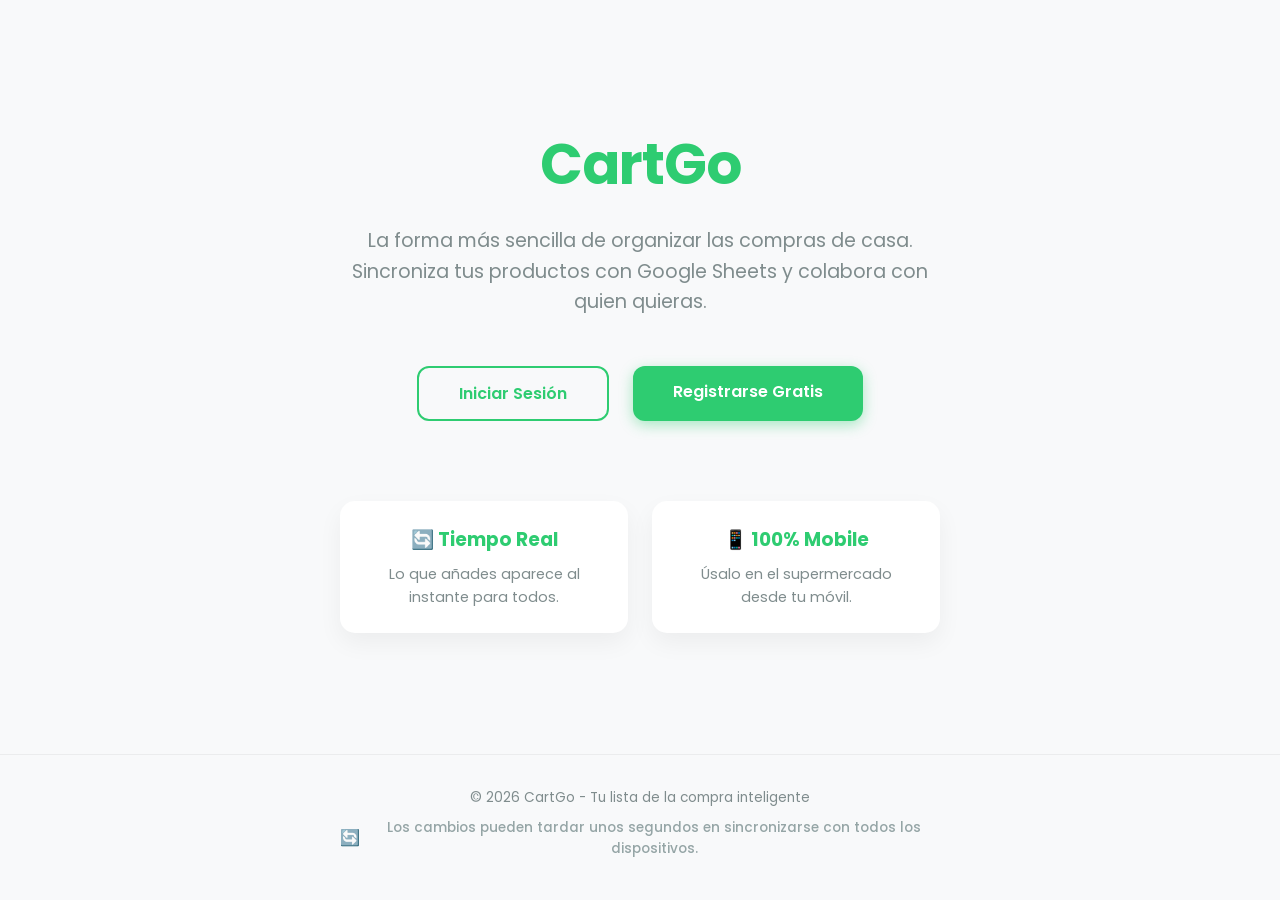
<file: index.html>
<!DOCTYPE html>
<html lang="es">
<head>
    <meta charset="UTF-8">
    <meta name="viewport" content="width=device-width, initial-scale=1.0">
    <title>CartGo | Tu Lista Compartida</title>
    <link href="https://fonts.googleapis.com/css2?family=Poppins:wght@400;600;700&display=swap" rel="stylesheet">
    <link rel="stylesheet" href="style.css">
    <link rel="apple-touch-icon" sizes="180x180" href="favicon/apple-touch-icon.png">
    <link rel="icon" type="image/png" sizes="32x32" href="favicon/favicon-32x32.png">
    <link rel="icon" type="image/png" sizes="16x16" href="favicon/favicon-16x16.png">
    <link rel="manifest" href="favicon/site.webmanifest">
</head>
<body>

    <main class="container">
        <section class="hero">
            <h1>CartGo</h1>
            <p class="hero-text">
                La forma más sencilla de organizar las compras de casa. 
                Sincroniza tus productos con Google Sheets y colabora con quien quieras.
            </p>
            
            <div class="btn-group">
                <a href="/login/" class="btn btn-outline">Iniciar Sesión</a>
                <a href="/register/" class="btn btn-primary">Registrarse Gratis</a>
            </div>
        </section>

        <section class="features-grid">
            <div class="feature-item">
                <h3>🔄 Tiempo Real</h3>
                <p>Lo que añades aparece al instante para todos.</p>
            </div>
            <div class="feature-item">
                <h3>📱 100% Mobile</h3>
                <p>Úsalo en el supermercado desde tu móvil.</p>
            </div>
        </section>
    </main>
    <footer class="main-footer">
        <div class="footer-content">
            <p>© 2026 CartGo - Tu lista de la compra inteligente</p>
            <p class="sync-notice">
                <span class="sync-icon">🔄</span> 
                Los cambios pueden tardar unos segundos en sincronizarse con todos los dispositivos.
            </p>
        </div>
    </footer>
    <script>
        const user = localStorage.getItem('userEmail');

        if (user){
            window.location.href = "/dashboard"
        }
    </script>
</body>
</html>
</file>
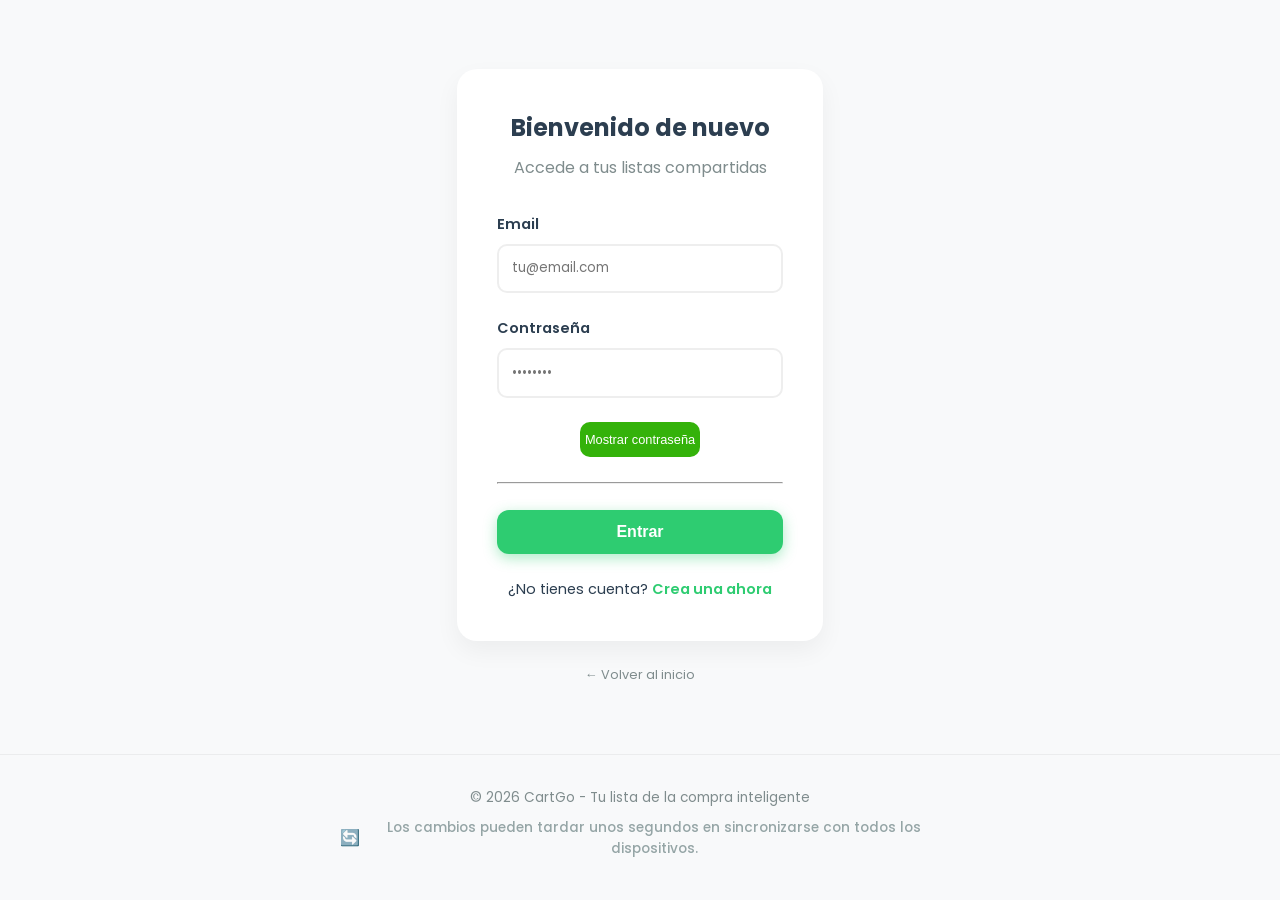
<file: dashboard/index.html>
<!DOCTYPE html>
<html lang="es">
<head>
    <meta charset="UTF-8">
    <meta name="viewport" content="width=device-width, initial-scale=1.0">
    <title>Mis Listas | CartGo</title>
    <link href="https://fonts.googleapis.com/css2?family=Poppins:wght@400;600;700&display=swap" rel="stylesheet">
    <link rel="stylesheet" href="../style.css">
    <link rel="apple-touch-icon" sizes="180x180" href="../favicon/apple-touch-icon.png">
    <link rel="icon" type="image/png" sizes="32x32" href="../favicon/favicon-32x32.png">
    <link rel="icon" type="image/png" sizes="16x16" href="../favicon/favicon-16x16.png">
    <link rel="manifest" href="../favicon/site.webmanifest">
    <style>
        .navbar {
            width: 100%; background: white; padding: 1rem 2rem;
            display: flex; justify-content: space-between; align-items: center;
            position: fixed; top: 0; left: 0; box-shadow: var(--shadow); z-index: 1000;
        }
        .grid-listas {
            display: grid; grid-template-columns: repeat(auto-fill, minmax(300px, 1fr));
            gap: 1.5rem; width: 100%; margin-top: 2rem;
        }
        .card-lista {
            background: white; padding: 1.5rem; border-radius: 20px;
            box-shadow: var(--shadow); transition: var(--transition);
            border: 1px solid #eee; display: flex; flex-direction: column; justify-content: space-between;
        }
        .card-lista:hover { transform: translateY(-5px); box-shadow: 0 12px 30px rgba(0,0,0,0.1); }
        .badge { font-size: 0.7rem; padding: 4px 10px; border-radius: 50px; font-weight: 700; text-transform: uppercase; }
        .badge-owner { background: #e8f8f0; color: #27ae60; }
        .badge-guest { background: #e3f2fd; color: #3498db; }
        .card-actions { display: flex; gap: 10px; margin-top: 1.5rem; }
        .btn-sm { padding: 0.6rem 1.2rem; font-size: 0.85rem; flex: 1; }
        .btn-delete { background: #fff0f0; color: #ff7675; border: 1px solid #ff7675; }
        .btn-exit { background: #f8f9fa; color: #666; border: 1px solid #ddd; }
    </style>
</head>
<body>

    <nav class="navbar">
        <div style="font-weight: 700; color: var(--primary); font-size: 1.5rem;">CartGo</div>
        <div style="display: flex; align-items: center; gap: 15px;">
            <span id="displayUser" style="font-weight: 600;">Cargando...</span>
            <a href="#" onclick="logout()" style="color: #ff7675; text-decoration: none; font-size: 0.8rem; font-weight: 700;">SALIR</a>
        </div>
    </nav>

    <main class="container" style="margin-top: 100px; align-items: flex-start;">
        <header style="width: 100%; display: flex; justify-content: space-between; align-items: center; flex-wrap: wrap; gap: 1rem;">
            <div>
                <h1 style="text-align: left; margin: 0;">Mis Listas</h1>
                <p style="color: var(--text-muted);">Organiza y comparte tus compras.</p>
            </div>
            <button class="btn btn-primary" onclick="crearNuevaLista()">+ Crear Nueva Lista</button>
        </header>

        <div class="grid-listas" id="gridListas">
            <div style="grid-column: 1/-1; text-align: center; padding: 3rem; color: #999;">Cargando tus listas...</div>
        </div>
    </main>

    <footer class="main-footer">
        <div class="footer-content">
            <p>© 2026 CartGo - Tu lista de la compra inteligente</p>
            <p style="color:#95a5a6; font-size:0.8rem;">🔄 Los cambios pueden tardar unos segundos en sincronizarse.</p>
        </div>
    </footer>

    <script>
        const WEB_APP_URL = "https://script.google.com/macros/s/AKfycbzgT7fMgUJezpZlKU060N3p0SqLDEQKPByZG94a2-GIna7xIWkbCa0sJy3T3JWGw4Wq/exec";
        const userEmail = localStorage.getItem('userEmail');
        const userName = localStorage.getItem('userName');

        if (!userEmail) window.location.href = '../login/';
        document.getElementById('displayUser').innerText = userName;

        async function cargarListas() {
            try {
                const response = await fetch(WEB_APP_URL, {
                    method: 'POST',
                    body: JSON.stringify({ action: "getLists", email: userEmail })
                });
                const data = await response.json();
                const grid = document.getElementById('gridListas');
                grid.innerHTML = "";

                if (data.listas && data.listas.length > 0) {
                    data.listas.forEach(lista => {
                        const card = document.createElement('div');
                        card.className = 'card-lista';
                        const badgeClass = lista.isOwner ? 'badge-owner' : 'badge-guest';
                        const badgeText = lista.isOwner ? 'Dueño' : 'Invitado';

                        card.innerHTML = `
                            <div>
                                <span class="badge ${badgeClass}">${badgeText}</span>
                                <h3 style="margin:0.5rem 0; font-size:1.4rem;">${lista.nombre}</h3>
                            </div>
                            <div class="card-actions">
                                <button onclick="abrirLista('${lista.id}', '${lista.nombre}', ${lista.isOwner})" class="btn btn-primary btn-sm">Abrir</button>
                                ${lista.isOwner 
                                    ? `<button onclick="eliminarLista('${lista.id}')" class="btn btn-sm btn-delete">Eliminar</button>` 
                                    : `<button onclick="salirDeLista('${lista.id}')" class="btn btn-sm btn-exit">Salirse</button>`}
                            </div>
                        `;
                        grid.appendChild(card);
                    });
                } else {
                    grid.innerHTML = `<div style="grid-column:1/-1; text-align:center; padding:3rem; color:#999;">No tienes listas aún.</div>`;
                }
            } catch (e) { console.error(e); }
        }

        async function crearNuevaLista() {
            const nombre = prompt("Nombre de la lista:");
            if (!nombre) return;
            await fetch(WEB_APP_URL, {
                method: 'POST',
                body: JSON.stringify({ action: "createList", nombre_lista: nombre, owner_email: userEmail })
            });
            cargarListas();
        }

        async function eliminarLista(id) {
            if (!confirm("¿Borrar lista permanentemente?")) return;
            await fetch(WEB_APP_URL, {
                method: 'POST',
                body: JSON.stringify({ action: "deleteList", idLista: id, email: userEmail })
            });
            cargarListas();
        }

        async function salirDeLista(id) {
            if (!confirm("¿Seguro que quieres salirte de esta lista?")) return;
            await fetch(WEB_APP_URL, {
                method: 'POST',
                body: JSON.stringify({ action: "removeMe", idLista: id, email: userEmail })
            });
            cargarListas();
        }

        function abrirLista(id) {
            window.location.href = `../lista/?id=${id}`;
        }

        function logout() { localStorage.clear(); window.location.href = '../'; }
        cargarListas();
    </script>
</body>
</html>
</file>
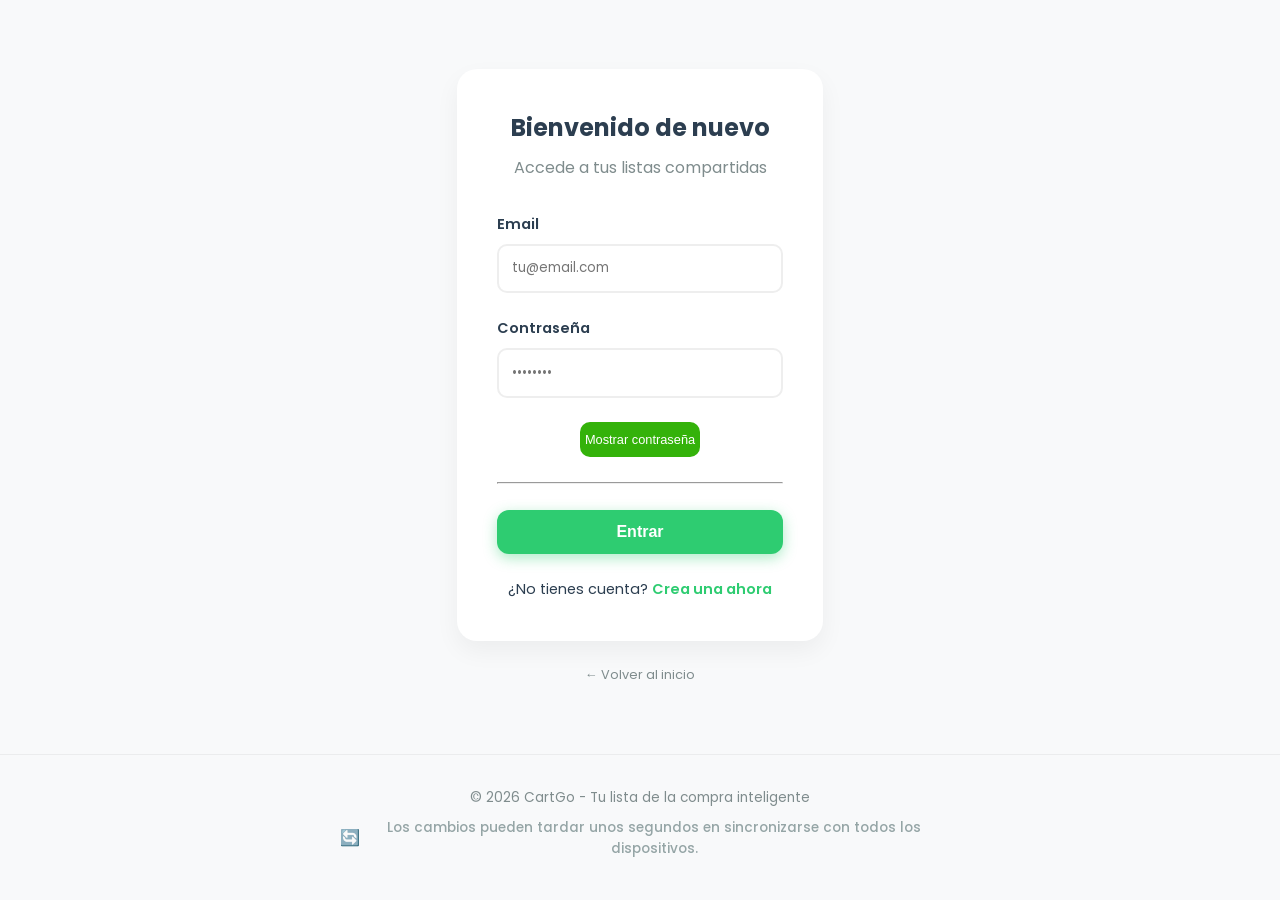
<file: lista/index.html>
<!DOCTYPE html>
<html lang="es">
<head>
    <meta charset="UTF-8">
    <meta name="viewport" content="width=device-width, initial-scale=1.0">
    <title>Lista | CartGo</title>
    <link href="https://fonts.googleapis.com/css2?family=Poppins:wght@400;600;700&display=swap" rel="stylesheet">
    <link rel="stylesheet" href="../style.css">
    <link rel="apple-touch-icon" sizes="180x180" href="../favicon/apple-touch-icon.png">
    <link rel="icon" type="image/png" sizes="32x32" href="../favicon/favicon-32x32.png">
    <link rel="icon" type="image/png" sizes="16x16" href="../favicon/favicon-16x16.png">
    <link rel="manifest" href="../favicon/site.webmanifest">
    <style>
        .nav-lista { background: white; padding: 1rem 2rem; display: flex; justify-content: space-between; align-items: center; box-shadow: var(--shadow); position: sticky; top: 0; z-index: 100; }
        .btn-back { background: #f0f0f0; color: #333; padding: 0.6rem 1.2rem; border-radius: 10px; text-decoration: none; font-weight: 600; font-size: 0.8rem; }
        .section-title { margin: 2rem 0 1rem; font-size: 1.1rem; font-weight: 700; color: var(--dark); }
        .list-pendientes { border-left: 6px solid #f1c40f; margin-bottom: 2rem; }
        .list-comprados { border-left: 6px solid #2ecc71; opacity: 0.8; }
        .shopping-item { display: flex; align-items: center; justify-content: space-between; padding: 1rem; background: white; margin-bottom: 5px; border-radius: 0 10px 10px 0; box-shadow: 0 2px 5px rgba(0,0,0,0.03); }
        .comprado-texto { text-decoration: line-through; color: #95a5a6; }
        input[type="checkbox"] { transform: scale(1.4); cursor: pointer; }
        /* Contenedor principal de la lista para que no desborde */
.shopping-list {
    width: 100%;
    overflow-x: hidden; /* Evita el deslizamiento lateral */
}

/* Ajuste de cada producto */
.shopping-item {
    display: flex;
    align-items: center;
    justify-content: space-between;
    padding: 0.8rem;
    gap: 10px; /* Espacio entre elementos */
    width: 100%;
}

/* El contenedor del checkbox y el texto */
.item-content {
    display: flex;
    align-items: center;
    gap: 10px;
    flex: 1; /* Esto hace que el texto ocupe todo el espacio sobrante */
    min-width: 0; /* Truco mágico para que el texto respete el contenedor y no lo empuje */
}

/* El texto del producto propiamente dicho */
.item-content span {
    white-space: nowrap; /* Evita que el texto salte de línea si prefieres que se corte... */
    overflow: hidden; 
    text-overflow: ellipsis; /* ...y añade puntos suspensivos si es muy largo */
    font-size: 0.95rem;
}

/* Ajuste del botón eliminar para que no se encoja */
.delete-icon, .shopping-item button {
    flex-shrink: 0; /* Evita que el botón se haga pequeño en pantallas pequeñas */
    padding: 5px 10px;
    font-size: 0.8rem;
}

/* Media Query para móviles muy estrechos */
@media (max-width: 400px) {
    .nav-lista {
        padding: 0.8rem 1rem;
    }
    #tituloLista {
        font-size: 1rem;
        max-width: 150px;
        white-space: nowrap;
        overflow: hidden;
        text-overflow: ellipsis;
    }
}
    </style>
</head>
<body>

    <nav class="nav-lista">
        <div style="display:flex; align-items:center; gap:15px;">
            <a href="../dashboard/" class="btn-back">← Volver</a>
            <h2 id="tituloLista" style="margin:0; font-size: 1.2rem;">Cargando...</h2>
        </div>
        <button id="btnColab" class="btn btn-outline" style="padding:0.5rem 1rem; font-size:0.8rem;" onclick="invitarPersona()">+ Invitar</button>
    </nav>

    <main class="container" style="justify-content: flex-start; padding-top: 2rem;">
        <form id="addItemForm" style="width:100%; max-width:500px; display:flex; gap:10px; margin-bottom: 1rem;">
            <input type="text" id="itemName" class="btn" style="flex: 1; text-align: left; border: 2px solid #ddd;" placeholder="Añadir producto..." required>
            <button type="submit" id="btnAdd" class="btn btn-primary">Añadir</button>
        </form>

        <div style="width: 100%; max-width: 500px;">
            <div class="section-title">⏳ Pendientes</div>
            <div id="listaPendientes" class="shopping-list list-pendientes"></div>
            <div class="section-title">✅ Comprados</div>
            <div id="listaComprados" class="shopping-list list-comprados"></div>
        </div>
    </main>

    <footer class="main-footer">
        <div class="footer-content">
            <p style="color:#95a5a6; font-size:0.8rem; text-align:center; padding: 2rem;">🔄 Sincronizando cambios automáticamente...</p>
        </div>
    </footer>

    <script>
const urlParams = new URLSearchParams(window.location.search);
    const idLista = urlParams.get('id');
    const userEmail = localStorage.getItem('userEmail');
    const WEB_APP_URL = "https://script.google.com/macros/s/AKfycbzgT7fMgUJezpZlKU060N3p0SqLDEQKPByZG94a2-GIna7xIWkbCa0sJy3T3JWGw4Wq/exec";

    // 1. SEGURIDAD INICIAL: ¿Hay alguien logueado?
    if (!userEmail || !idLista) {
        window.location.href = '../login/';
    }

    // Variable global para el permiso real
    let soyOwnerReal = false;

    // 2. FUNCIÓN DE VALIDACIÓN DE SEGURIDAD
    async function verificarSeguridad() {
        try {
            const resp = await fetch(WEB_APP_URL, {
                method: 'POST',
                body: JSON.stringify({ 
                    action: "verifyAccess", 
                    idLista: idLista, 
                    email: userEmail 
                })
            });
            const res = await resp.json();

            if (res.status === "success") {
                // Si tiene permiso, configuramos la interfaz
                soyOwnerReal = res.isOwner;
                document.getElementById('btnColab').style.display = soyOwnerReal ? 'block' : 'none';
                
                // Una vez verificado, cargamos el nombre y los productos
                cargarNombreLista(); 
                cargarProductos();
            } else {
                // Si no tiene permiso o la lista no existe, fuera de aquí
                alert("Acceso denegado: No tienes permiso para ver esta lista.");
                window.location.href = '../dashboard/';
            }
        } catch (e) {
            alert("Error de conexión con el servidor de seguridad.");
            window.location.href = '../dashboard/';
        }
    }

    // 3. CARGAR NOMBRE (Lo sacamos del servidor, no de la URL para evitar engaños)
    async function cargarNombreLista() {
        const resp = await fetch(WEB_APP_URL, {
            method: 'POST',
            body: JSON.stringify({ action: "getLists", email: userEmail })
        });
        const data = await resp.json();
        const estaLista = data.listas.find(l => l.id === idLista);
        if (estaLista) {
            document.getElementById('tituloLista').innerText = estaLista.nombre;
        }
    }

    // Llamamos a la seguridad nada más cargar
    verificarSeguridad();
        async function cargarProductos() {
            try {
                const resp = await fetch(WEB_APP_URL, { method: 'POST', body: JSON.stringify({ action: "getProducts", idLista: idLista }) });
                const data = await resp.json();
                const contP = document.getElementById('listaPendientes');
                const contC = document.getElementById('listaComprados');
                contP.innerHTML = ""; contC.innerHTML = "";

                data.productos.forEach(prod => {
                    const html = `
<div class="shopping-item">
        <div class="item-content">
            <input type="checkbox" ${prod.comprado ? 'checked' : ''} onchange="toggleProducto(${prod.id}, ${!prod.comprado})">
            <span class="${prod.comprado ? 'comprado-texto' : ''}" title="${prod.nombre}" id="${prod.id}producto">${prod.nombre}</span>
        </div>
        <button class="delete-icon" onclick="eliminarProducto(${prod.id})">Eliminar</button>
    </div>`;
                    prod.comprado ? contC.innerHTML += html : contP.innerHTML += html;
                });
            } catch (e) {}
        }

        document.getElementById('addItemForm').addEventListener('submit', async (e) => {
            e.preventDefault();
            const input = document.getElementById('itemName');
            const val = input.value;
            input.disabled = true; input.value = "Añadiendo...";
            document.getElementById('btnAdd').disabled = true;
            await fetch(WEB_APP_URL, { method: 'POST', body: JSON.stringify({ action: "addProduct", idLista: idLista, nombre: val }) });
            input.disabled = false;
            input.value = "";
            document.getElementById('btnAdd').disabled = false;
            cargarProductos();
        });

        async function toggleProducto(id, estado) {
            await fetch(WEB_APP_URL, { method: 'POST', body: JSON.stringify({ action: "toggleProduct", idProd: id, comprado: estado }) });
            cargarProductos();
        }

        async function eliminarProducto(id) {
            if (confirm("¿Eliminar?")) {
                document.getElementById(id + "producto").textContent = "Eliminando...";
                await fetch(WEB_APP_URL, { method: 'POST', body: JSON.stringify({ action: "deleteProduct", idProd: id }) });
                cargarProductos();
            }
        }

        async function invitarPersona() {
            const email = prompt("Email del colaborador:");
            if (!email) return;
            const resp = await fetch(WEB_APP_URL, { method: 'POST', body: JSON.stringify({ action: "addCollaborator", idLista: idLista, colabEmail: email }) });
            const res = await resp.json();
            alert(res.status === "success" ? "¡Añadido!" : "Error: " + res.message);
        }

        setInterval(cargarProductos, 10000);
        cargarProductos();
    </script>
</body>
</html>
</file>
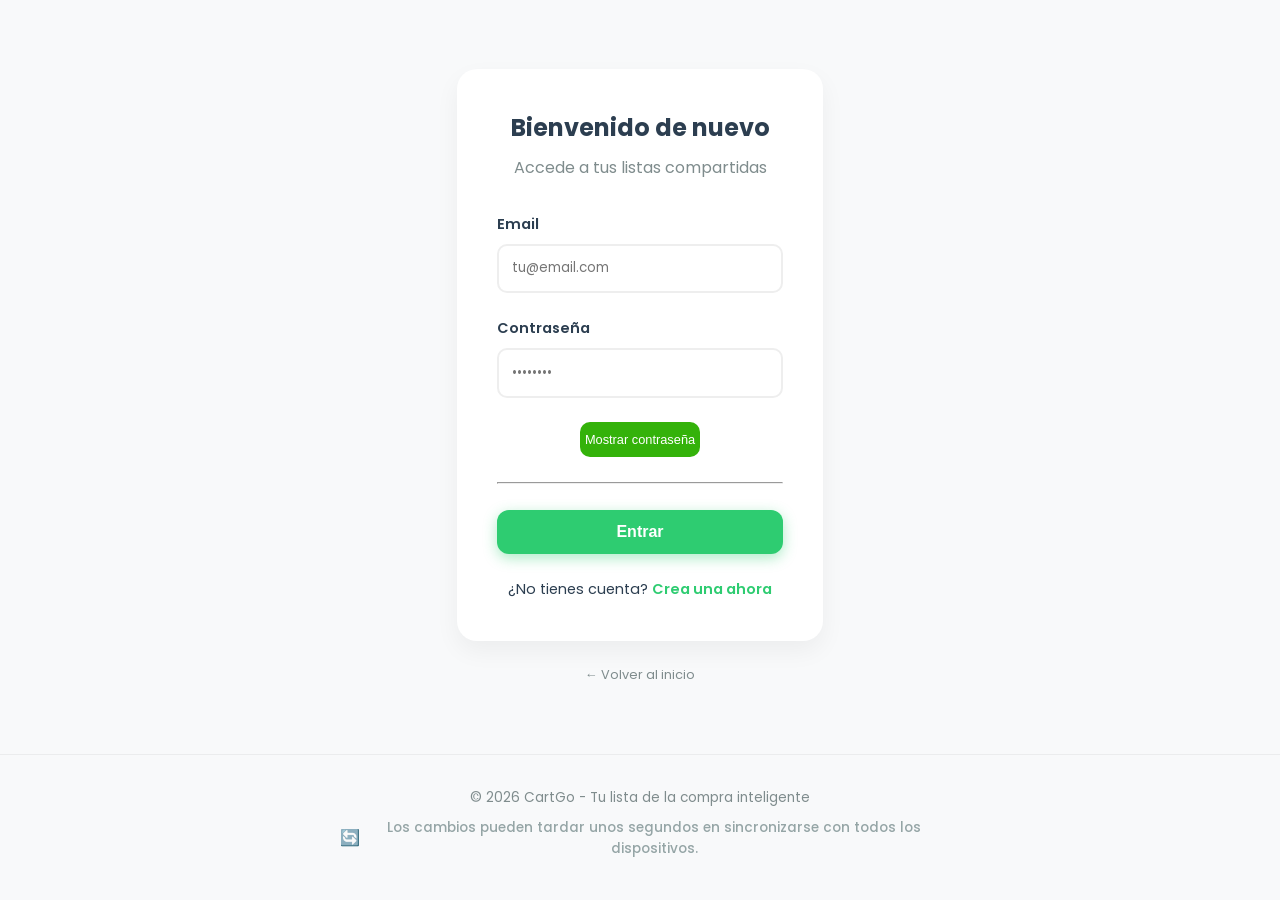
<file: login/index.html>
<!DOCTYPE html>
<html lang="es">
<head>
    <meta charset="UTF-8">
    <meta name="viewport" content="width=device-width, initial-scale=1.0">
    <title>Iniciar Sesión | CartGo</title>
    <link href="https://fonts.googleapis.com/css2?family=Poppins:wght@400;600;700&display=swap" rel="stylesheet">
    <link rel="stylesheet" href="../style.css">
        <link rel="stylesheet" href="../style.css">
    <link rel="apple-touch-icon" sizes="180x180" href="../favicon/apple-touch-icon.png">
    <link rel="icon" type="image/png" sizes="32x32" href="../favicon/favicon-32x32.png">
    <link rel="icon" type="image/png" sizes="16x16" href="../favicon/favicon-16x16.png">
    <link rel="manifest" href="../favicon/site.webmanifest">
</head>
<body>

    <main class="container">
        <div class="card">
            <h2>Bienvenido de nuevo</h2>
            <p>Accede a tus listas compartidas</p>

            <form id="loginForm">
                <div class="form-group">
                    <label>Email</label>
                    <input type="email" id="loginEmail" placeholder="tu@email.com" required>
                </div>
                <div class="form-group">
                    <label>Contraseña</label>
                    <input type="password" id="loginPassword" placeholder="••••••••" required>
                </div>
                <div style="display: block; text-align: center;">
                    <button id="btn-ver" class="btn-ver" type="button" onclick="ver()">Mostrar contraseña</button>
                    
                </div>
                <br>
                <hr><br>
                <button id="btn-entrar" type="submit" class="btn btn-primary" style="width: 100%;">Entrar</button>
            </form>

            <div class="form-footer">
                ¿No tienes cuenta? <a href="../register/">Crea una ahora</a>
            </div>
        </div>
        <a href="../" style="text-decoration: none; color: var(--text-muted); font-size: 0.8rem;">← Volver al inicio</a>
    </main>
    <footer class="main-footer">
        <div class="footer-content">
            <p>© 2026 CartGo - Tu lista de la compra inteligente</p>
            <p class="sync-notice">
                <span class="sync-icon">🔄</span> 
                Los cambios pueden tardar unos segundos en sincronizarse con todos los dispositivos.
            </p>
        </div>
    </footer>
<script>
    function ver(){
        const pass = document.getElementById('loginPassword');
        const btn = document.getElementById('btn-ver');

        if (pass.type === "password"){
            btn.textContent = "Ocultar contraseña";
            pass.type = "text";
        } else {
            btn.textContent = "Mostrar contraseña";
            pass.type = "password";
        }
    }

    const user = localStorage.getItem('userEmail');
    if (user) {
        window.location.href = "../dashboard"
    }

    const WEB_APP_URL = "https://script.google.com/macros/s/AKfycbzgT7fMgUJezpZlKU060N3p0SqLDEQKPByZG94a2-GIna7xIWkbCa0sJy3T3JWGw4Wq/exec"; // <--- PEGA TU URL AQUÍ

    document.getElementById('loginForm').addEventListener('submit', async (e) => {
        e.preventDefault();
        const btn = document.getElementById('btn-entrar');
        btn.innerText = "Verificando...";
        btn.disabled = true;
        document.getElementById('loginEmail').disabled = true;
        document.getElementById('loginPassword').disabled = true;

        const data = {
            action: "login",
            email: document.getElementById('loginEmail').value,
            password: document.getElementById('loginPassword').value
        };

        try {
            const response = await fetch(WEB_APP_URL, {
                method: 'POST',
                body: JSON.stringify(data)
            });
            const result = await response.json();

            if (result.status === "success") {
                localStorage.setItem('userName', result.nombre);
                localStorage.setItem('userEmail', data.email);
                window.location.href = '../dashboard/';
            } else {
                alert("Email o contraseña incorrectos");
            }
        } catch (error) {
            alert("Error al conectar con el sistema");
        } finally {
            btn.innerText = "Entrar";
            btn.disabled = false;
            document.getElementById('loginEmail').disabled = false;
            document.getElementById('loginPassword').disabled = false;
        }
    });
</script>
</body>
</html>
</file>
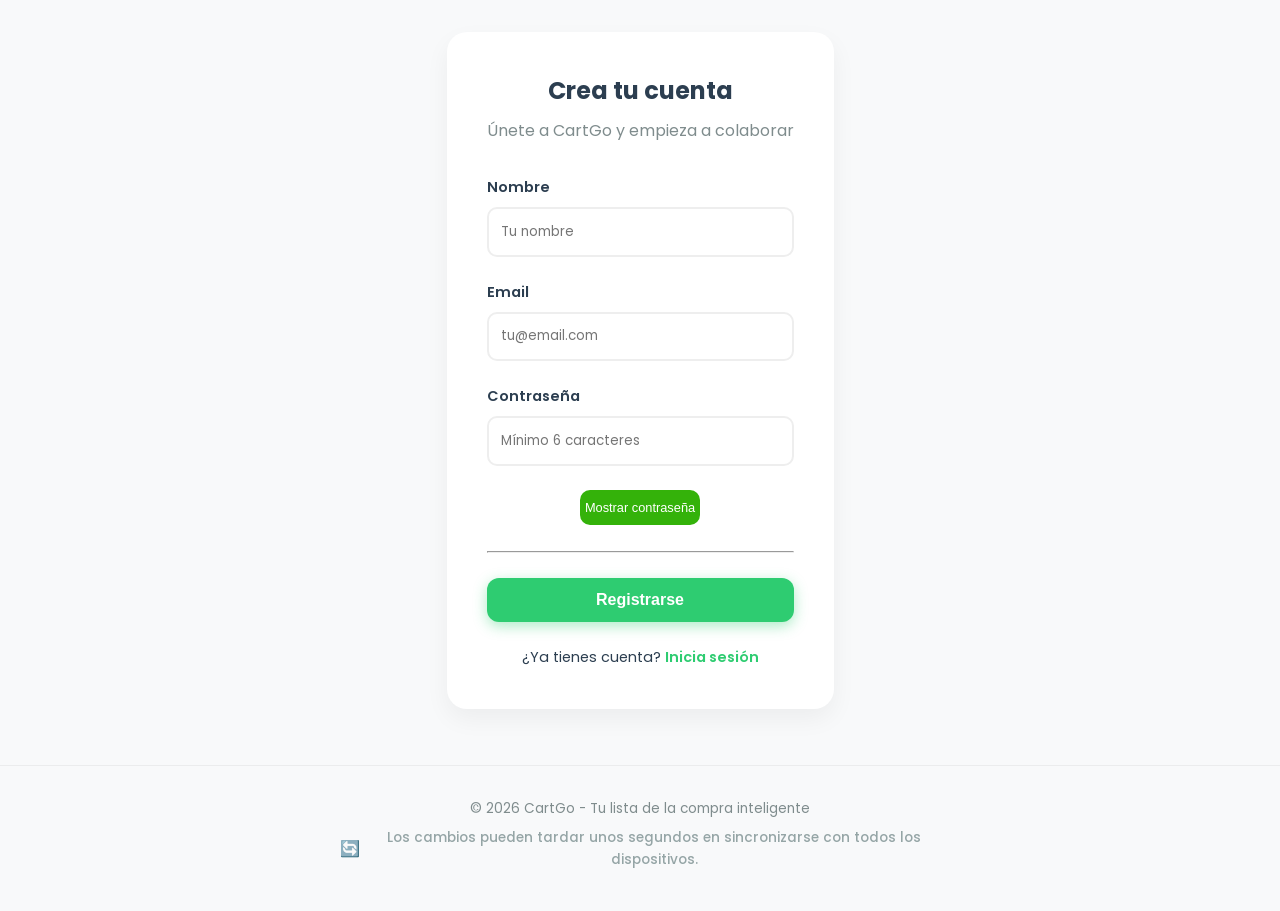
<file: register/index.html>
<!DOCTYPE html>
<html lang="es">
<head>
    <meta charset="UTF-8">
    <meta name="viewport" content="width=device-width, initial-scale=1.0">
    <title>Registro | CartGo</title>
    <link href="https://fonts.googleapis.com/css2?family=Poppins:wght@400;600;700&display=swap" rel="stylesheet">
    <link rel="stylesheet" href="../style.css">

    <link rel="apple-touch-icon" sizes="180x180" href="../favicon/apple-touch-icon.png">
    <link rel="icon" type="image/png" sizes="32x32" href="../favicon/favicon-32x32.png">
    <link rel="icon" type="image/png" sizes="16x16" href="../favicon/favicon-16x16.png">
    <link rel="manifest" href="../favicon/site.webmanifest">
</head>
<body>

    <main class="container">
        <div class="card">
            <h2>Crea tu cuenta</h2>
            <p>Únete a CartGo y empieza a colaborar</p>

            <form id="registerForm">
                <div class="form-group">
                    <label>Nombre</label>
                    <input type="text" id="regName" placeholder="Tu nombre" required>
                </div>
                <div class="form-group">
                    <label>Email</label>
                    <input type="email" id="regEmail" placeholder="tu@email.com" required>
                </div>
                <div class="form-group">
                    <label>Contraseña</label>
                    <input type="password" id="regPass" placeholder="Mínimo 6 caracteres" required>
                </div>
                <div style="display: block; text-align: center;">
                    <button id="btn-ver" class="btn-ver" type="button" onclick="ver()">Mostrar contraseña</button>
                    
                </div>
                <br>
                <hr><br>
                <button type="submit" class="btn btn-primary" style="width: 100%;">Registrarse</button>
            </form>

            <div class="form-footer">
                ¿Ya tienes cuenta? <a href="../login/">Inicia sesión</a>
            </div>
        </div>
    </main>
    <footer class="main-footer">
        <div class="footer-content">
            <p>© 2026 CartGo - Tu lista de la compra inteligente</p>
            <p class="sync-notice">
                <span class="sync-icon">🔄</span> 
                Los cambios pueden tardar unos segundos en sincronizarse con todos los dispositivos.
            </p>
        </div>
    </footer>
<script>
    function ver(){
        const pass = document.getElementById('regPass');
        const btn = document.getElementById('btn-ver');

        if (pass.type === "password"){
            btn.textContent = "Ocultar contraseña";
            pass.type = "text";
        } else {
            btn.textContent = "Mostrar contraseña";
            pass.type = "password";
        }
    }

    const user = localStorage.getItem('userEmail');
    if (user) {
        window.location.href = "../dashboard"
    }

    const WEB_APP_URL = "https://script.google.com/macros/s/AKfycbzgT7fMgUJezpZlKU060N3p0SqLDEQKPByZG94a2-GIna7xIWkbCa0sJy3T3JWGw4Wq/exec";

    document.getElementById('registerForm').addEventListener('submit', async (e) => {
        e.preventDefault();
        const btn = document.getElementById('btn-entrar');
        const originalText = btn.innerText;
        
        btn.innerText = "Verificando...";
        btn.disabled = true;
        document.getElementById('regName').disabled = true;
        document.getElementById('regEmail').disabled = true;

        const data = {
            action: "register",
            nombre: document.getElementById('regName').value,
            email: document.getElementById('regEmail').value,
            password: document.getElementById('regPass').value
        };

        try {
            const response = await fetch(WEB_APP_URL, {
                method: 'POST',
                body: JSON.stringify(data)
            });
            const result = await response.json();

            if (result.status === "success") {
                localStorage.setItem('userName', data.nombre);
                localStorage.setItem('userEmail', data.email);
                alert("¡Cuenta creada con éxito!");
                window.location.href = '../dashboard/';
            } else {
                // Aquí capturamos el error de "email ya existe"
                alert("⚠️ " + result.message);
                btn.innerText = originalText;
                btn.disabled = false;
                document.getElementById('regName').disabled = false;
                document.getElementById('regEmail').disabled = false;
            }
        } catch (error) {
            alert("Error de conexión. Inténtalo de nuevo.");
            btn.innerText = originalText;
            btn.disabled = false;
            document.getElementById('regName').disabled = false;
            document.getElementById('regEmail').disabled = false;
        }
    });
</script>
</body>
</html>
</file>
<file: style.css>
/* =========================================
   VARIABLES Y CONFIGURACIÓN BASE
   ========================================= */
:root {
    --primary: #2ecc71;
    --primary-hover: #27ae60;
    --dark: #2c3e50;
    --light-bg: #f8f9fa;
    --white: #ffffff;
    --text-muted: #7f8c8d;
    --shadow: 0 10px 25px rgba(0, 0, 0, 0.05);
    --transition: all 0.3s ease;
}

* {
    margin: 0;
    padding: 0;
    box-sizing: border-box;
}

body {
    font-family: 'Poppins', sans-serif;
    background-color: var(--light-bg);
    color: var(--dark);
    line-height: 1.6;
    display: flex;
    flex-direction: column;
    min-height: 100vh;
}

/* =========================================
   LAYOUT Y CONTENEDORES
   ========================================= */
.container {
    max-width: 1200px;
    margin: 0 auto;
    padding: 2rem;
    flex: 1;
    display: flex;
    flex-direction: column;
    justify-content: center;
    align-items: center;
}

/* =========================================
   TIPOGRAFÍA Y HERO (INDEX)
   ========================================= */
h1 {
    font-size: 3.5rem;
    font-weight: 700;
    color: var(--primary);
    margin-bottom: 1rem;
    letter-spacing: -1px;
    text-align: center;
}

.hero-text {
    font-size: 1.2rem;
    color: var(--text-muted);
    margin-bottom: 3rem;
    max-width: 600px;
    text-align: center;
}

/* =========================================
   BOTONES
   ========================================= */
.btn-group {
    display: flex;
    gap: 1.5rem;
    justify-content: center;
    flex-wrap: wrap;
}

.btn {
    padding: 0.8rem 2.5rem;
    border-radius: 12px;
    font-size: 1rem;
    font-weight: 600;
    text-decoration: none;
    transition: var(--transition);
    cursor: pointer;
    border: none;
    display: inline-block;
    text-align: center;
}

.btn-primary {
    background-color: var(--primary);
    color: var(--white);
    box-shadow: 0 4px 14px rgba(46, 204, 113, 0.4);
}

.btn-primary:hover {
    background-color: var(--primary-hover);
    transform: translateY(-2px);
}

.btn-outline {
    background-color: transparent;
    border: 2px solid var(--primary);
    color: var(--primary);
}

.btn-outline:hover {
    background-color: var(--primary);
    color: var(--white);
}

/* =========================================
   TARJETAS Y FORMULARIOS (LOGIN/REGISTER)
   ========================================= */
.card {
    background: var(--white);
    padding: 2.5rem;
    border-radius: 20px;
    box-shadow: var(--shadow);
    width: 100%;
    max-width: 400px;
    margin-bottom: 1.5rem;
}

.card h2 {
    margin-bottom: 0.5rem;
    text-align: center;
}

.card p {
    text-align: center;
    margin-bottom: 2rem;
    color: var(--text-muted);
}

.form-group {
    margin-bottom: 1.5rem;
}

.form-group label {
    display: block;
    font-weight: 600;
    margin-bottom: 0.5rem;
    font-size: 0.9rem;
}

.form-group input {
    width: 100%;
    padding: 0.8rem;
    border: 2px solid #eee;
    border-radius: 10px;
    outline: none;
    transition: var(--transition);
    font-family: inherit;
}

.form-group input:focus {
    border-color: var(--primary);
}

.form-footer {
    margin-top: 1.5rem;
    font-size: 0.9rem;
    text-align: center;
}

.form-footer a {
    color: var(--primary);
    text-decoration: none;
    font-weight: 600;
}

/* =========================================
   FEATURES GRID (INDEX)
   ========================================= */
.features-grid {
    display: grid;
    grid-template-columns: repeat(auto-fit, minmax(250px, 1fr));
    gap: 1.5rem;
    margin-top: 5rem;
    width: 100%;
}

.feature-item {
    background: var(--white);
    padding: 1.5rem;
    border-radius: 15px;
    box-shadow: var(--shadow);
    text-align: center;
}

.feature-item h3 {
    color: var(--primary);
    margin-bottom: 0.5rem;
}

.feature-item p {
    font-size: 0.9rem;
    color: var(--text-muted);
}

/* =========================================
   DASHBOARD (LISTA DE COMPRA)
   ========================================= */
.list-container {
    width: 100%;
    max-width: 500px;
}

.add-item-box {
    display: flex;
    gap: 10px;
    margin-bottom: 2rem;
}

.shopping-list {
    list-style: none;
    background: white;
    border-radius: 15px;
    overflow: hidden;
    box-shadow: var(--shadow);
}

.shopping-item {
    display: flex;
    align-items: center;
    padding: 1rem;
    border-bottom: 1px solid #eee;
    justify-content: space-between;
}

.shopping-item:last-child {
    border-bottom: none;
}

.item-name {
    flex: 1;
    margin-left: 10px;
}

.btn-delete {
    background: #ff7675;
    color: white;
    border: none;
    padding: 5px 10px;
    border-radius: 5px;
    cursor: pointer;
}

/* Responsivo */
@media (max-width: 600px) {
    h1 { font-size: 2.5rem; }
    .card { padding: 1.5rem; }
}

/* =========================================
   FOOTER STYLES
   ========================================= */
.main-footer {
    width: 100%;
    padding: 2rem 1rem;
    margin-top: auto; /* Empuja el footer al final si hay poco contenido */
    background-color: transparent;
    border-top: 1px solid rgba(0,0,0,0.05);
}

.footer-content {
    max-width: 600px;
    margin: 0 auto;
    text-align: center;
}

.footer-content p {
    font-size: 0.85rem;
    color: var(--text-muted);
    margin-bottom: 0.5rem;
}

.sync-notice {
    display: flex;
    align-items: center;
    justify-content: center;
    gap: 8px;
    font-weight: 500;
    color: #95a5a6 !important; /* Un gris más suave */
}

.sync-icon {
    font-size: 1rem;
    animation: spin 8s linear infinite; /* Un giro muy lento casi imperceptible */
}

@keyframes spin {
    from { transform: rotate(0deg); }
    to { transform: rotate(360deg); }
}

/* Ajuste para que el footer no tape contenido en móviles */
@media (max-width: 600px) {
    .main-footer {
        padding: 1.5rem 1rem;
    }
}

.btn-ver{
    transition: 0.3s;
    background-color: 
    rgb(52, 178, 10); 
    border-radius: 10px; 
    color: white; 
    border: none; 
    padding: 10px 5px; 
    cursor: pointer;
    font-size: 0.8rem;
}

.btn-ver:hover{
    font-size: 0.9rem;
    transition: 0.3s;
    filter: brightness(1.1);
    padding: 12px 8px;
}
</file>
